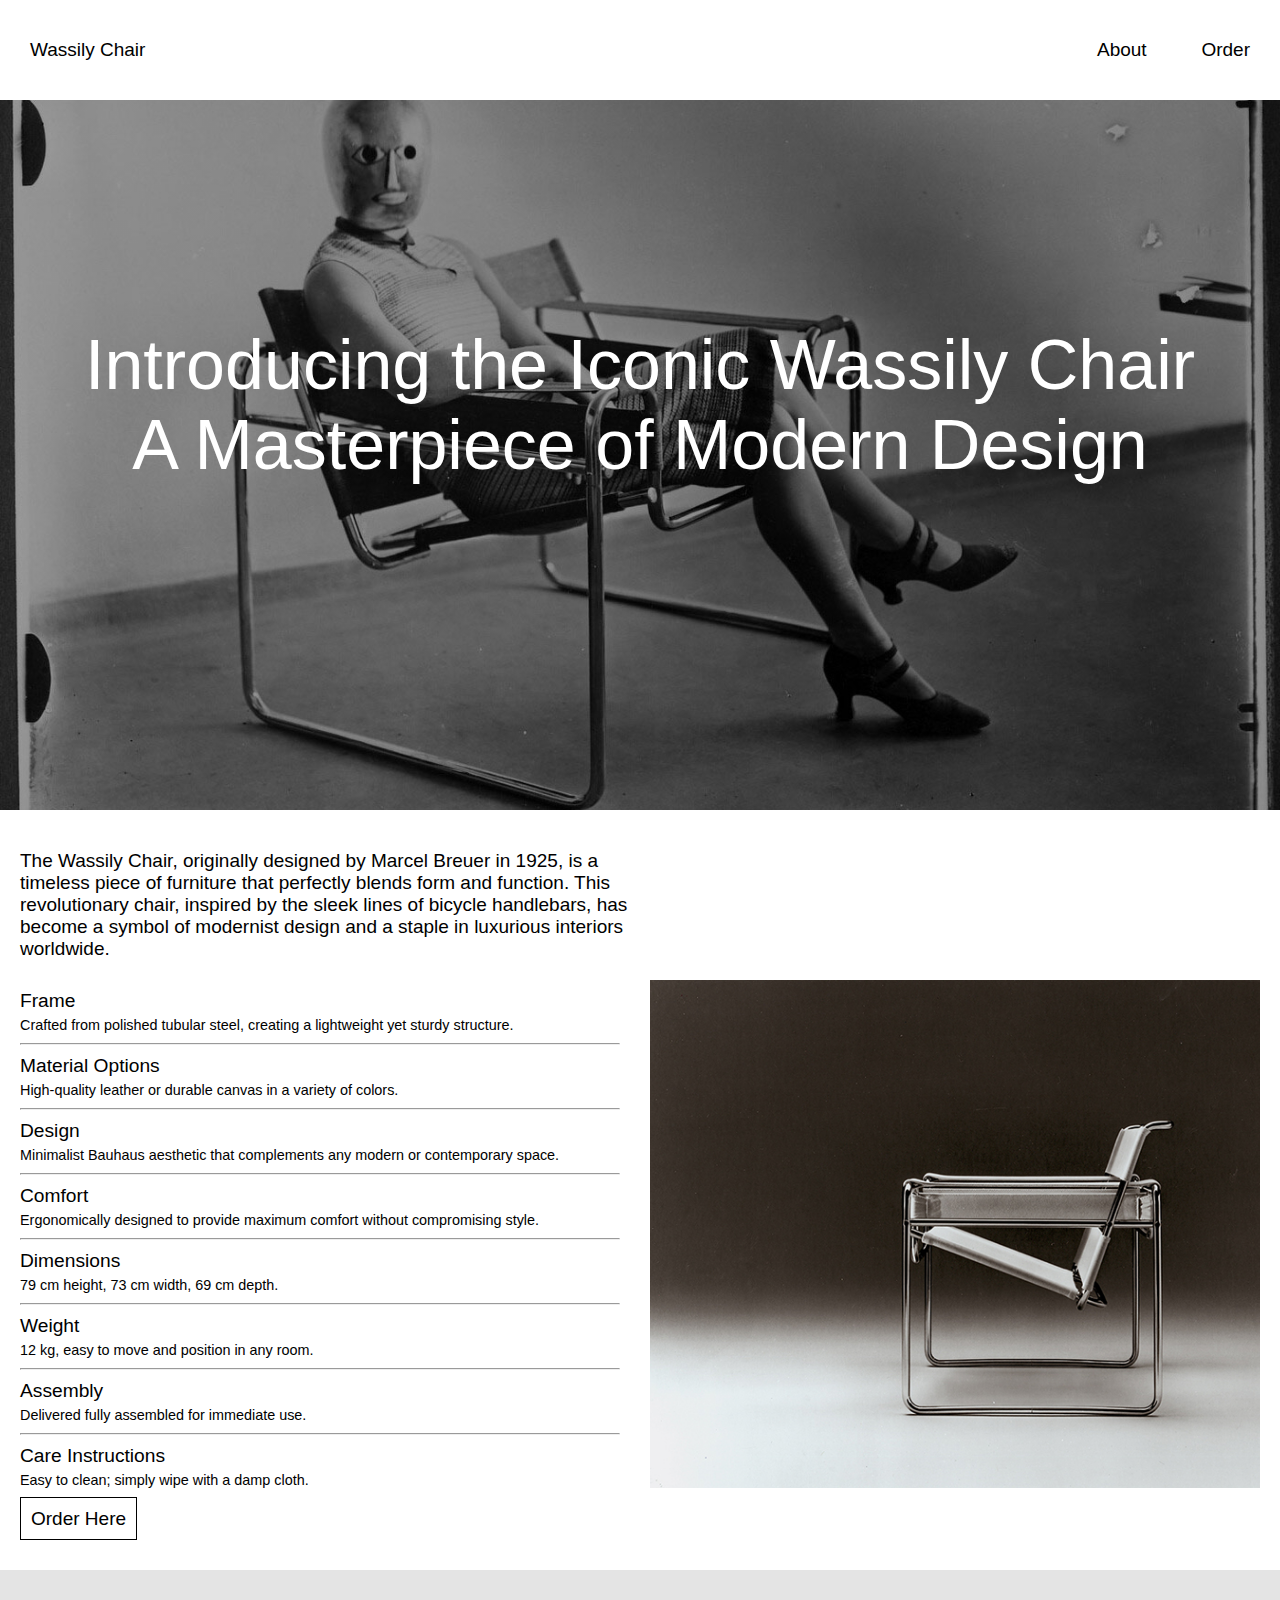
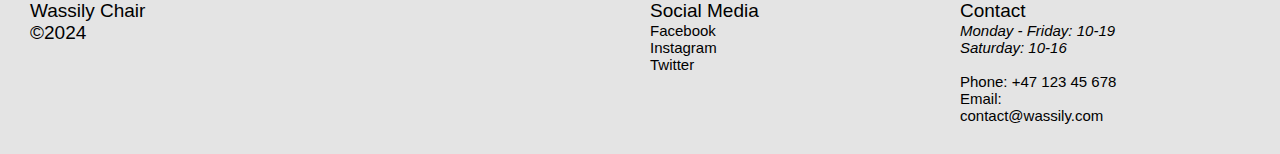
<file: src/index.html>
<!DOCTYPE html>
<html lang="en">
  <head>
    <meta charset="UTF-8" />
    <meta name="viewport" content="width=device-width, initial-scale=1.0" />
    <link rel="stylesheet" href="./css/variables.css" />
    <link rel="stylesheet" href="./css/reset.css" />
    <link rel="stylesheet" href="./css/navbar.css" />
    <link rel="stylesheet" href="./css/style.css" />
    <link rel="stylesheet" href="./css/footer.css" />
    <title>Wassily Chair</title>
  </head>
  <body>
    <!-- Navigation -->
    <header>
      <nav class="grid__container--navbar">
        <div class="grid__container--navbar-logo">
          <a href="./index.html">Wassily Chair</a>
        </div>
        <div class="grid__container--navbar-about">
          <a href="./index.html">About</a>
        </div>
        <div class="grid__container--navbar-order">
          <a href="./order.html">Order</a>
        </div>
      </nav>
    </header>

    <!-- Main -->
    <main>
      <!-- Introduction -->
      <div class="main__introduction">
        <p>
          Introducing the Iconic Wassily Chair <br />
          A Masterpiece of Modern Design
        </p>
      </div>

      <!-- Main About / Grid -->
      <section class="grid__container--main">
        <div class="grid__container--main-about">
          <p>
            The Wassily Chair, originally designed by Marcel Breuer in 1925, is
            a timeless piece of furniture that perfectly blends form and
            function. This revolutionary chair, inspired by the sleek lines of
            bicycle handlebars, has become a symbol of modernist design and a
            staple in luxurious interiors worldwide.
          </p>
        </div>

        <!-- Products Details List -->
        <div class="grid__container--about-list">
          <ul>
            <li>
              <h1>Frame</h1>
              <p>
                Crafted from polished tubular steel, creating a lightweight yet
                sturdy structure.
              </p>
            </li>
            <hr />
            <li>
              <h1>Material Options</h1>
              <p>
                High-quality leather or durable canvas in a variety of colors.
              </p>
            </li>
            <hr />
            <li>
              <h1>Design</h1>
              <p>
                Minimalist Bauhaus aesthetic that complements any modern or
                contemporary space.
              </p>
            </li>
            <hr />
            <li>
              <h1>Comfort</h1>
              <p>
                Ergonomically designed to provide maximum comfort without
                compromising style.
              </p>
            </li>
            <hr />
            <li>
              <h1>Dimensions</h1>
              <p>79 cm height, 73 cm width, 69 cm depth.</p>
            </li>
            <hr />
            <li>
              <h1>Weight</h1>
              <p>12 kg, easy to move and position in any room.</p>
            </li>
            <hr />
            <li>
              <h1>Assembly</h1>
              <p>Delivered fully assembled for immediate use.</p>
            </li>
            <hr />
            <li>
              <h1>Care Instructions</h1>
              <p>Easy to clean; simply wipe with a damp cloth.</p>
            </li>
          </ul>
        </div>

        <!-- Order Here Button -->
        <div class="grid__container--main-button">
          <a href="./order.html">Order Here</a>
        </div>

        <!-- Image -->
        <div class="grid__container--main-image">
          <img src="./assets/images/wassily-chair.jpg" alt="Wassily Chair" />
        </div>
      </section>
    </main>

    <!-- Footer -->
    <footer class="grid__container--footer">
      <div class="grid__container--footer-copyright">
        <h2>
          Wassily Chair <br />
          ©2024
        </h2>
      </div>
      <div class="grid__container--footer-social">
        <h2>Social Media</h2>
        <p>
          Facebook <br />
          Instagram <br />
          Twitter
        </p>
      </div>
      <div class="grid__container--footer-contact">
        <h2>Contact</h2>
        <p>
          <i>Monday - Friday: 10-19<br />Saturday: 10-16</i><br />
          <br />Phone: +47 123 45 678 <br />Email: contact@wassily.com
        </p>
      </div>
    </footer>
  </body>
</html>
</file>
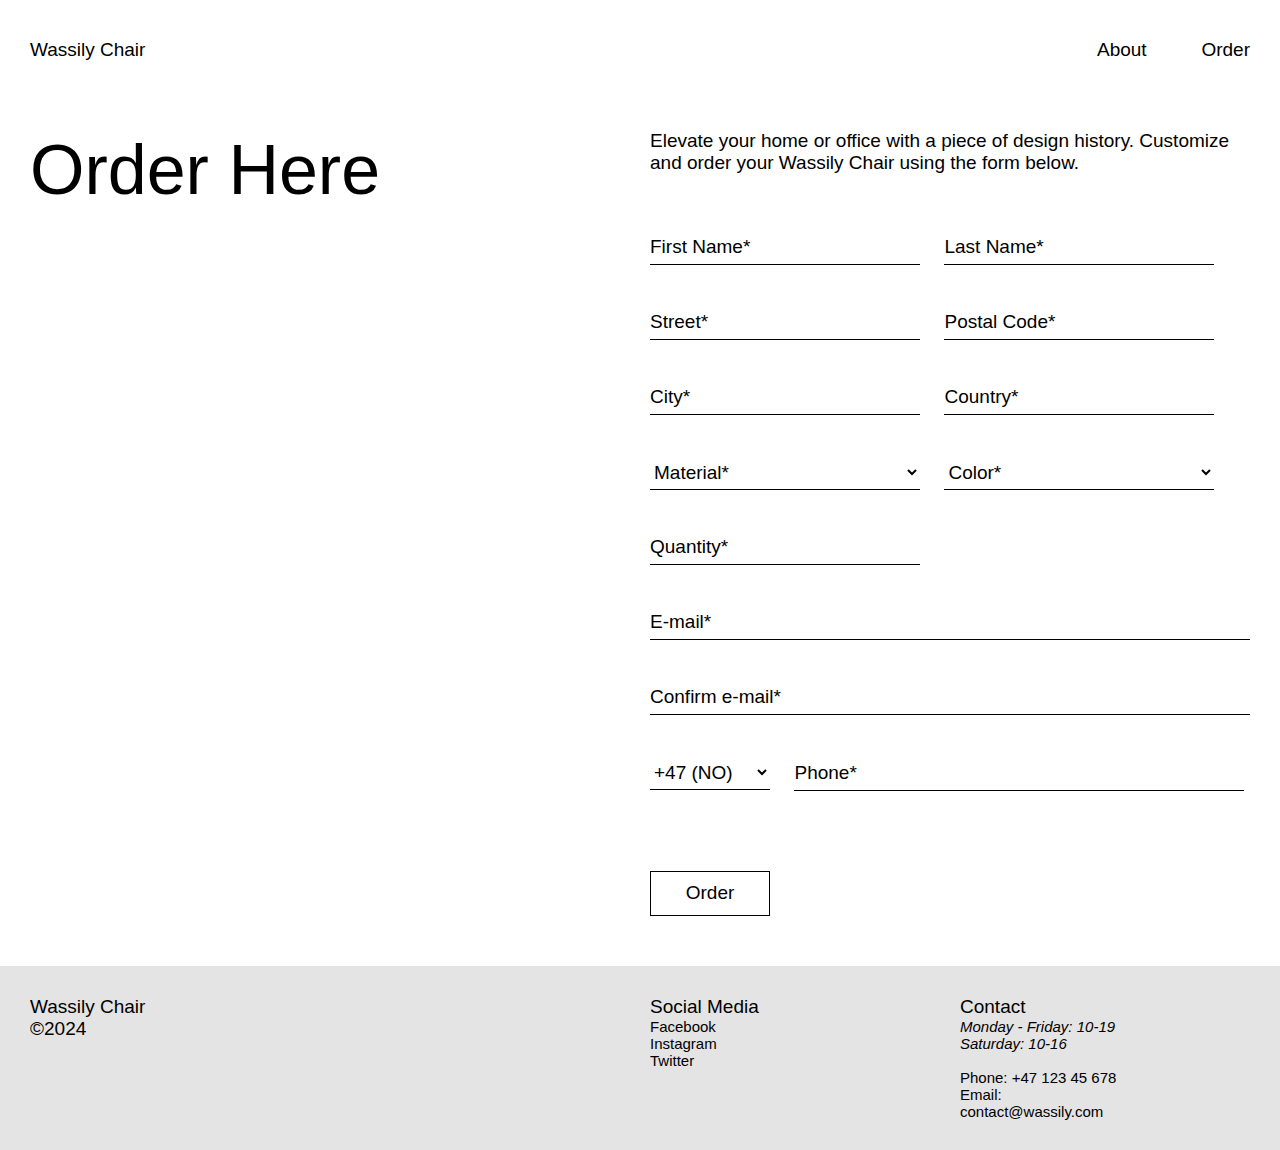
<file: src/order.html>
<!DOCTYPE html>
<html lang="en">
  <head>
    <meta charset="UTF-8" />
    <meta name="viewport" content="width=device-width, initial-scale=1.0" />
    <link rel="stylesheet" href="./css/reset.css" />
    <link rel="stylesheet" href="./css/variables.css" />
    <link rel="stylesheet" href="./css/order.css" />
    <link rel="stylesheet" href="./css/navbar.css" />
    <link rel="stylesheet" href="./css/footer.css" />
    <title>Order Here</title>
  </head>
  <body>
    <!-- Navigation -->
    <header>
      <nav class="grid__container--navbar">
        <div class="grid__container--navbar-logo">
          <a href="./index.html">Wassily Chair</a>
        </div>
        <div class="grid__container--navbar-about">
          <a href="./index.html">About</a>
        </div>
        <div class="grid__container--navbar-order">
          <a href="./order.html">Order</a>
        </div>
      </nav>
    </header>

    <!-- Main Order / Grid -->
    <main>
      <section class="grid__container--order">
        <div class="grid__container--order-here">
          <h1>Order Here</h1>
        </div>
        <!-- Introduction -->
        <div class="grid__container--order-introduction">
          <p>
            Elevate your home or office with a piece of design history.
            Customize and order your Wassily Chair using the form below.
          </p>
        </div>
        <!-- Form -->
        <form action="">
          <!-- First Name -->
          <input
            type="text"
            name="first-name"
            id="first-name"
            placeholder="First Name*"
            maxlength="20"
            minlength="1"
            required
          />
          <!-- Last Name -->
          <input
            type="text"
            name="last-name"
            id="last-name"
            placeholder="Last Name*"
            maxlength="20"
            minlength="1"
            required
          />
          <!-- Street-->
          <input
            type="text"
            name="street"
            id="street"
            placeholder="Street*"
            maxlength="20"
            minlength="1"
            required
          />
          <!-- Postal Code -->
          <input
            type="text"
            name="postal-code"
            id="postal-code"
            placeholder="Postal Code*"
            maxlength="4"
            minlength="4"
            required
          />
          <!-- City -->
          <input
            type="text"
            name="city"
            id="city"
            placeholder="City*"
            maxlength="20"
            minlength="1"
            required
          />
          <!-- Country-->
          <input
            type="text"
            name="country"
            id="country"
            placeholder="Country*"
            maxlength="20"
            minlength="1"
            required
          />
          <!-- Material-->
          <select name="material" id="material">
            <option value="">Material*</option>
            <option value="option1">Leather</option>
            <option value="option2">Canvas</option>
            <option value="option3">Faux Leather</option>
          </select>
          <!-- Color -->
          <select name="color" id="color">
            <option value="">Color*</option>
            <option value="option1">Cowhide Light Brown</option>
            <option value="option2">Cowhide Black</option>
            <option value="option3">Cowhide White Beige</option>
          </select>
          <!-- Quantity -->
          <input
            type="number"
            name="quantity"
            id="quantity"
            placeholder="Quantity*"
            min="1"
            max="5"
            value=""
            required
          />
          <!-- E-mail -->
          <input
            type="email"
            name="email"
            id="email"
            placeholder="E-mail*"
            minlength="1"
            maxlength="20"
            value=""
            required
          />
          <!-- Confirm E-mail -->
          <input
            type="email"
            name="confirm-email"
            id="confirm-email"
            placeholder="Confirm e-mail*"
            minlength="1"
            maxlength="20"
            value=""
            required
          />
          <!-- Phone Country -->
          <select name="phone-country" id="phone-country">
            <option value="">+47 (NO)</option>
            <option value="option1">+46 (SE)</option>
            <option value="option2">+45 (DK)</option>
            <option value="option3">+44 (GB)</option>
          </select>
          <!-- Phone Number -->
          <input
            type="tel"
            name="phone"
            id="phone"
            placeholder="Phone*"
            minlength="8"
            maxlength="8"
            required
          />
          <!-- Order Button -->
          <div class="grid__container--order-button">
            <button type="submit">Order</button>
          </div>
        </form>
      </section>
    </main>

    <!-- Footer -->
    <footer class="grid__container--footer">
      <div class="grid__container--footer-copyright">
        <h2>
          Wassily Chair <br />
          ©2024
        </h2>
      </div>
      <div class="grid__container--footer-social">
        <h2>Social Media</h2>
        <p>
          Facebook <br />
          Instagram <br />
          Twitter
        </p>
      </div>
      <div class="grid__container--footer-contact">
        <h2>Contact</h2>
        <p>
          <i>Monday - Friday: 10-19<br />Saturday: 10-16</i><br />
          <br />Phone: +47 123 45 678 <br />Email: contact@wassily.com
        </p>
      </div>
    </footer>
  </body>
</html>
</file>
<file: src/css/variables.css>
:root {
  /* Colors */
  --color-white: #ffffff;
  --color-black: #000000;
  --color-gray: #e4e4e4;

  /* Fonts */
  --font-family: "Helvetica", sans-serif;
  --font-weight-base: 300;

  /* Sizes */
  --font-size-base: 19px;
  --font-size-large: 70px;
  --font-size-small: 0.9rem;
  --font-size-list-h2: 1.2rem;
  --font-size-footer: 15px;

  /* Spacing */
  --spacing-small: 10px;
  --spacing-medium: 20px;
  --spacing-large: 30px;
  --spacing-x-large: 50px;
  --navbar-height: 100px;
  --grid-gap: 20px;

  /* Components */
  --button-height: 45px;
  --button-width: 120px;
  --input-height: 35px;
}
</file>
<file: src/css/navbar.css>
.grid__container--navbar {
  background-color: var(--color-white);
  padding: var(--spacing-large);
  width: 100%;
  height: var(--navbar-height);
  display: grid;
  grid-template-columns: repeat(12, 1fr);
  grid-gap: var(--grid-gap);
  position: fixed;
}

.grid__container--navbar a {
  text-decoration: none;
  color: var(--color-black);
  font-size: var(--font-size-base);
}

.grid__container--navbar a:hover {
  font-style: italic;
}

.grid__container--navbar-logo {
  grid-column: 1 / 3;
  display: flex;
  align-items: center;
}

.grid__container--navbar-about,
.grid__container--navbar-order {
  display: flex;
  justify-content: flex-end;
  align-items: center;
}

.grid__container--navbar-about {
  grid-column: 11 / 12;
}

.grid__container--navbar-order {
  grid-column: 12 / 13;
}

/* Media Queries */
/* Tablet */
@media screen and (max-width: 820px) {
  .grid__container--navbar {
    grid-template-columns: repeat(8, 1fr);
  }

  .grid__container--navbar-about {
    grid-column: 7 / 8;
  }

  .grid__container--navbar-order {
    grid-column: 8 / 9;
  }
}

/* Mobile */
@media screen and (max-width: 430px) {
  .grid__container--navbar {
    grid-template-columns: repeat(4, 1fr);
    padding: var(--spacing-medium);
  }

  .grid__container--navbar-logo {
    grid-column: 1 / 3;
  }

  .grid__container--navbar-about {
    grid-column: 3 / 4;
  }

  .grid__container--navbar-order {
    grid-column: 4 / 5;
  }
}
</file>
<file: src/css/style.css>
body {
  display: flex;
  flex-direction: column;
  font-family: var(--font-family);
  font-weight: var(--font-weight-base);
  width: 100%;
}

/* --------------------------------------- */
/* Introduction Section */

.main__introduction {
  background: linear-gradient(rgba(0, 0, 0, 0.4), rgba(0, 0, 0, 0.4)),
    url("../assets/images/wassily-woman.jpg") center/cover no-repeat;
  height: 90vh;
  display: flex;
  align-items: center;
  justify-content: center;
  text-align: center;
  margin-bottom: var(--spacing-medium);
}

.main__introduction p {
  color: var(--color-white);
  font-size: var(--font-size-large);
}

/* --------------------------------------- */
/* Main Content */

.grid__container--main {
  padding: var(--spacing-medium);
  display: grid;
  grid-template-columns: repeat(12, 1fr);
  grid-gap: var(--grid-gap);
  width: 100%;
}

/* --------------------------------------- */
/* About Text */

.grid__container--main-about {
  grid-column: 1 / 7;
  font-size: 19px;
}

/* --------------------------------------- */
/* About List */

.grid__container--about-list {
  grid-column: 1 / 7;
  grid-row: 2 / 4;
  padding: 10px 10px 0 0;
  grid-column: 1 / 7;
  grid-row: 2 / 4;
}

.grid__container--about-list ul {
  list-style: none;
}

.grid__container--about-list hr {
  margin: 10px 0;
}

.grid__container--about-list h1 {
  font-size: var(--font-size-list-h2);
  font-weight: var(--font-weight-base);
  margin-bottom: 5px;
}

.grid__container--about-list p {
  font-size: var(--font-size-small);
  font-weight: var(--font-weight-base);
}

/* --------------------------------------- */
/* Image Section */

.grid__container--main-image {
  grid-column: 7 / 13;
  grid-row: 2 / 4;
  display: flex;
  justify-content: flex-end;
  align-items: center;
}

.grid__container--main-image img {
  width: 100%;
  height: 100%;
  max-height: 570px;
  object-fit: cover;
}

/* --------------------------------------- */
/* Order Here Main Button */

.grid__container--main-button {
  grid-column: 1 / 7;
  grid-row: 4;
}

.grid__container--main-button a {
  height: var(--button-height);
  width: var(--button-width);
  padding: var(--spacing-small);
  border: 1px solid var(--color-black);
  background-color: var(--color-white);
  color: var(--color-black);
  font-weight: var(--font-weight-base);
  font-size: var(--font-size-base);
  text-align: center;
  text-decoration: none;
}

.grid__container--main-button a:hover {
  background-color: var(--color-black);
  color: var(--color-white);
}

/* --------------------------------------- */
/* Responsive Adjustments */
/* Tablet */

@media screen and (max-width: 820px) {
  .main__introduction {
    height: 40vh;
    margin-top: var(--spacing-x-large);
  }

  .main__introduction p {
    font-size: 2.5rem;
  }

  .grid__container--main {
    grid-template-columns: repeat(8, 1fr);
  }

  .grid__container--main-about {
    grid-column: 1 / 9;
    grid-row: 1;
    font-size: 1.5rem;
  }

  .grid__container--main-image {
    grid-column: 1 / 9;
    grid-row: 2;
    justify-content: center;
  }

  .grid__container--main-image img {
    max-height: 400px;
  }

  .grid__container--about-list {
    margin-bottom: var(--spacing-medium);
    grid-column: 1 / 9;
    grid-row: 3;
  }

  .grid__container--main-button {
    grid-column: 1 / 3;
    grid-row: 4;
  }
}

/* --------------------------------------- */
/* Mobile */

@media screen and (max-width: 430px) {
  .main__introduction {
    margin-top: 75px;
  }

  .grid__container--main {
    grid-template-columns: repeat(4, 1fr);
    padding: var(--spacing-medium);
  }

  .grid__container--main-about {
    grid-column: 1 / 5;
    font-size: 1.4rem;
  }

  .grid__container--main-image {
    grid-column: 1 / 5;
    grid-row: 2;
    justify-content: center;
  }

  .grid__container--about-list {
    margin-bottom: var(--spacing-medium);
    grid-column: 1 / 5;
    grid-row: 3;
  }
}
</file>
<file: src/css/footer.css>
.grid__container--footer {
  background-color: var(--color-gray);
  display: grid;
  grid-template-columns: repeat(12, 1fr);
  grid-gap: var(--grid-gap);
  padding: var(--spacing-large);
  width: 100%;
  height: 100%;
  margin-top: var(--spacing-medium);
}

.grid__container--footer h2 {
  font-weight: var(--font-weight-base);
  font-size: var(--font-size-base);
}

.grid__container--footer p {
  font-size: var(--font-size-footer);
}

.grid__container--footer-copyright {
  grid-column: 1 / 4;
}

.grid__container--footer-social {
  grid-column: 7 / 9;
}

.grid__container--footer-contact {
  grid-column: 10 / 12;
}

/* Media Queries */
/* Tablet */
@media screen and (max-width: 820px) {
  .grid__container--footer {
    grid-template-columns: repeat(8, 1fr);
    height: 180px;
  }

  .grid__container--footer-copyright {
    grid-column: 1 / 2;
  }

  .grid__container--footer-social {
    grid-column: 5 / 7;
  }

  .grid__container--footer-contact {
    grid-column: 7 / 9;
  }
}

/* Mobile */
@media screen and (max-width: 430px) {
  .grid__container--footer {
    grid-template-columns: repeat(4, 1fr);
    padding: var(--spacing-medium);
  }

  .grid__container--footer-copyright {
    grid-column: 1 / 3;
  }

  .grid__container--footer-social {
    grid-column: 3 / 4;
  }

  .grid__container--footer-contact {
    grid-column: 4 / 5;
  }

  .grid__container--footer h2 {
    font-size: 1rem;
  }

  .grid__container--footer p {
    font-size: 0.6rem;
  }
}
</file>
<file: src/css/order.css>
body {
  display: flex;
  flex-direction: column;
  font-family: var(--font-family);
  font-weight: var(--font-weight-base);
  width: 100%;
}

main {
  margin-top: var(--navbar-height);
}

/* --------------------------------------- */
/* Order Introduction */

.grid__container--order {
  display: grid;
  grid-template-columns: repeat(12, 1fr);
  grid-gap: var(--grid-gap);
  padding: var(--spacing-large);
  width: 100%;
}

.grid__container--order-here {
  grid-column: 1 / 7;
  grid-row: 1 / 2;
}

.grid__container--order-here h1 {
  font-weight: var(--font-weight-base);
  font-size: var(--font-size-large);
}

.grid__container--order-introduction {
  grid-column: 7 / 13;
  grid-row: 1 / 2;
  width: 100%;
}

.grid__container--order-introduction p {
  font-size: var(--font-size-base);
}

/* --------------------------------------- */
/* Form */

input,
select {
  height: var(--input-height);
  width: 100%;
  border: none;
  border-bottom: 1px solid var(--color-black);
  margin-bottom: 40px;
  font-size: 19px;
  font-family: Helvetica, sans-serif;
  font-weight: 300;
}

input::placeholder {
  color: var(--color-black);
  font-size: var(--font-size-base);
  font-family: var(--font-family);
  font-weight: var(--font-weight-base);
  text-decoration: none;
}

form {
  grid-column: 7 / 13;
  grid-row: 2 / 3;
  width: 100%;
}

#first-name,
#last-name,
#postal-code,
#country,
#color,
#quantity,
#street,
#city,
#material {
  width: 45%;
  margin-right: var(--spacing-medium);
  color: var(--color-black);
  background-color: var(--color-white);
}

#email,
#confirm-email {
  width: 100%;
}

#phone-country {
  width: 20%;
  margin-right: var(--spacing-medium);
  color: var(--color-black);
  background-color: var(--color-white);
}

#phone {
  width: 75%;
}

/* --------------------------------------- */
/* Order Button */

.grid__container--order-button {
  grid-column: 1 / 7;
  grid-row: 4;
}

.grid__container--order-button button {
  margin-top: 40px;
  height: var(--button-height);
  width: var(--button-width);
  padding: var(--spacing-small);
  border: 1px solid var(--color-black);
  background-color: var(--color-white);
  color: var(--color-black);
  font-weight: var(--font-weight-base);
  font-size: var(--font-size-base);
  text-align: center;
  text-decoration: none;
}

.grid__container--order-button button:hover {
  background-color: var(--color-black);
  color: var(--color-white);
}

/* --------------------------------------- */
/* Responsive Adjustments */
/* Tablet */

@media screen and (max-width: 820px) {
  .grid__container--order {
    grid-template-columns: repeat(8, 1fr);
  }

  .grid__container--order-here {
    grid-column: 1 / 4;
    grid-row: 1 / 2;
    margin-bottom: var(--spacing-medium);
  }

  .grid__container--order-here h1 {
    font-size: 40px;
  }

  .grid__container--order-introduction {
    grid-column: 1 / 9;
    grid-row: 2 / 3;
    margin-bottom: var(--spacing-medium);
  }

  .grid__container--order-introduction p {
    font-size: 25px;
  }

  form {
    grid-column: 1 / 9;
    grid-row: 3 / 4;
  }

  #first-name,
  #street,
  #city,
  #material {
    width: 45%;
  }

  #email,
  #confirm-email {
    width: 100%;
  }

  #phone {
    width: 75%;
  }
}

/* --------------------------------------- */
/* Mobile */

@media screen and (max-width: 430px) {
  .grid__container--order {
    grid-template-columns: repeat(4, 1fr);
    padding: var(--spacing-medium);
  }

  .grid__container--order-here {
    grid-column: 1 / 4;
    grid-row: 1 / 2;
    margin-bottom: var(--spacing-medium);
  }

  .grid__container--order-introduction {
    grid-column: 1 / 5;
    grid-row: 2 / 3;
    margin-bottom: var(--spacing-medium);
  }

  form {
    grid-column: 1 / 5;
    grid-row: 3 / 4;
  }

  #first-name,
  #last-name,
  #postal-code,
  #country,
  #color,
  #quantity,
  #street,
  #city,
  #material {
    width: 43%;
    margin-right: var(--spacing-medium);
  }

  #phone {
    width: 70%;
  }
}
</file>
